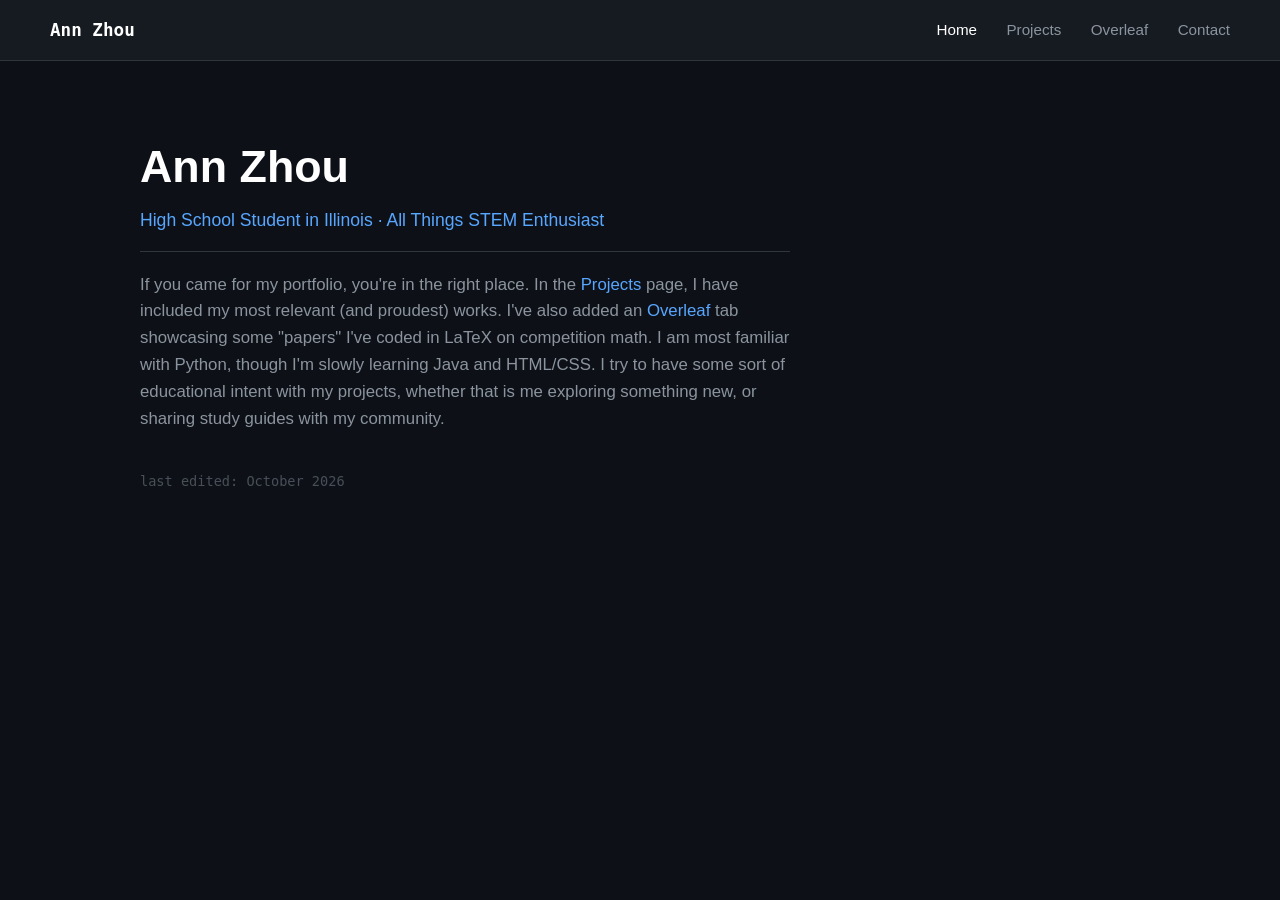
<file: index.html>
<!DOCTYPE html>
<html lang="en">
<head>
    <meta charset="UTF-8">
    <meta name="viewport" content="width=device-width, initial-scale=1.0">
    <title>Ann Zhou — Home</title>
    <link rel="stylesheet" href="style.css">
</head>
<body>

    <!-- NAVIGATION -->
    <nav class="navbar">
        <span class="logo">Ann Zhou</span>
        <div class="nav-links">
            <a href="index.html" class="active">Home</a>
            <a href="projects.html">Projects</a>
            <a href="overleaf.html">Overleaf</a>
            <a href="contact.html">Contact</a>
        </div>
    </nav>

    <!-- INTRO SECTION -->
    <main class="container">
        <section class="hero-box">
            <h1>Ann Zhou</h1>
            <p class="tagline">High School Student in Illinois · All Things STEM Enthusiast</p>
            <hr class="divider">
            <p class="bio-text">
                If you came for my portfolio, you're in the right place. In the <a href="projects.html">Projects</a> page, I have included my most relevant (and proudest) works. I've also added an <a href="overleaf.html">Overleaf</a> tab showcasing some "papers" I've coded in LaTeX on competition math. I am most familiar with Python, though I'm slowly learning Java and HTML/CSS. I try to have some sort of educational intent with my projects, whether that is me exploring something new, or sharing study guides with my community.
            </p>
            <p class="last-edited">last edited: October 2026</p>
        </section>
    </main>

</body>
</html>
</file>
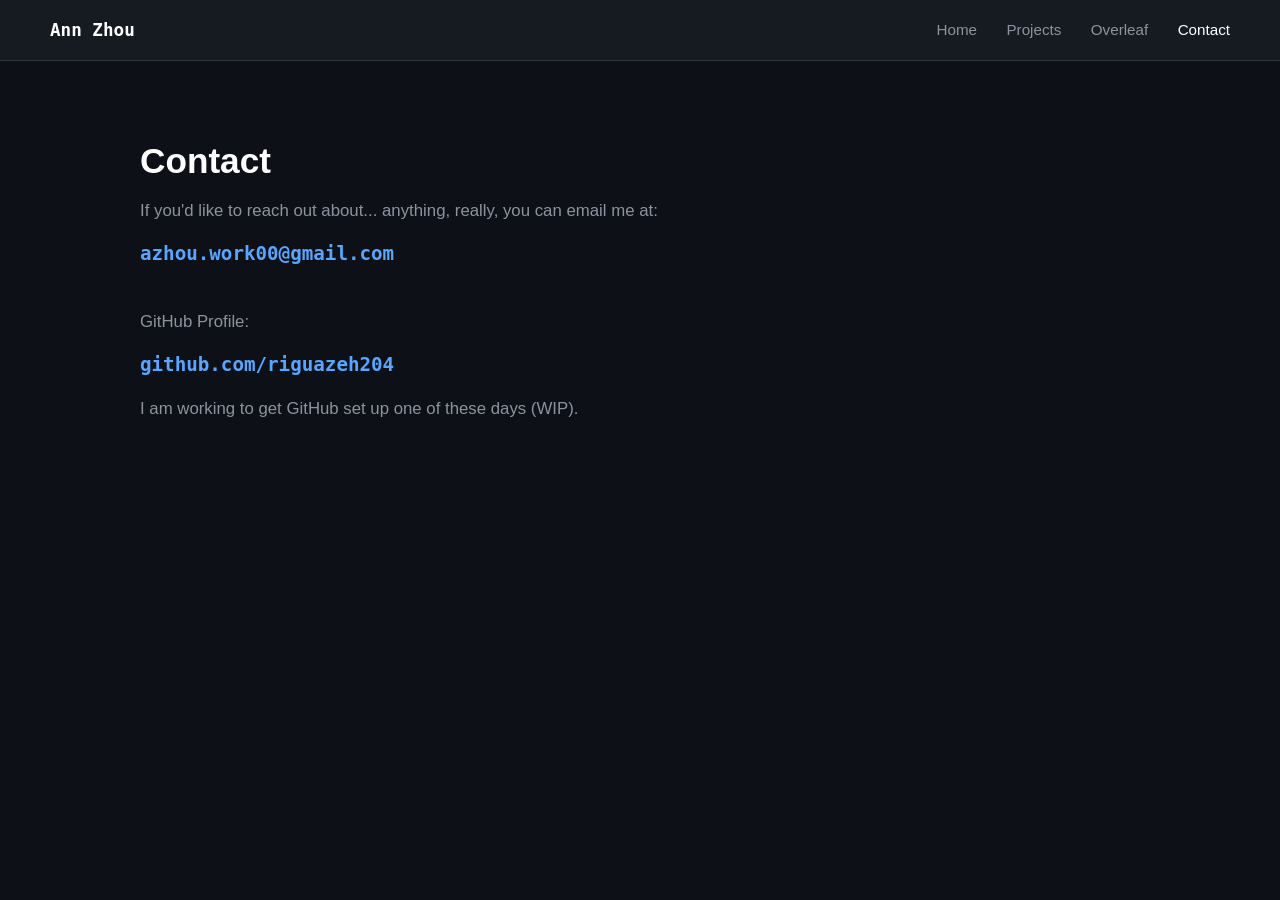
<file: contact.html>
<!DOCTYPE html>
<html lang="en">
<head>
    <meta charset="UTF-8">
    <meta name="viewport" content="width=device-width, initial-scale=1.0">
    <title>Ann Zhou — Contact</title>
    <link rel="stylesheet" href="style.css">
</head>
<body>

   <nav class="navbar">
    <span class="logo">Ann Zhou</span>
    <div class="nav-links">
        <a href="index.html">Home</a>
        <a href="projects.html">Projects</a>
        <a href="overleaf.html">Overleaf</a>
        <a href="contact.html" class="active">Contact</a>
    </div>
</nav>

    <!-- CONTACT CONTAINER -->
    <main class="container">
        <div class="contact-box">
            <h1>Contact</h1>
            <p>If you'd like to reach out about... anything, really, you can email me at:</p>
            <p class="email-display"><a href="mailto:anngilzhou@email.com">azhou.work00@gmail.com</a></p>
            
            <div class="github-section" style="margin-top: 40px;">
                <p>GitHub Profile:</p>
                <p class="email-display"><a href="https://github.com/riguazeh204" target="_blank">github.com/riguazeh204</a></p>
                <p class="wip-note">I am working to get GitHub set up one of these days (WIP).</p>
            </div>
        </div>
    </main>

</body>
</html>
</file>
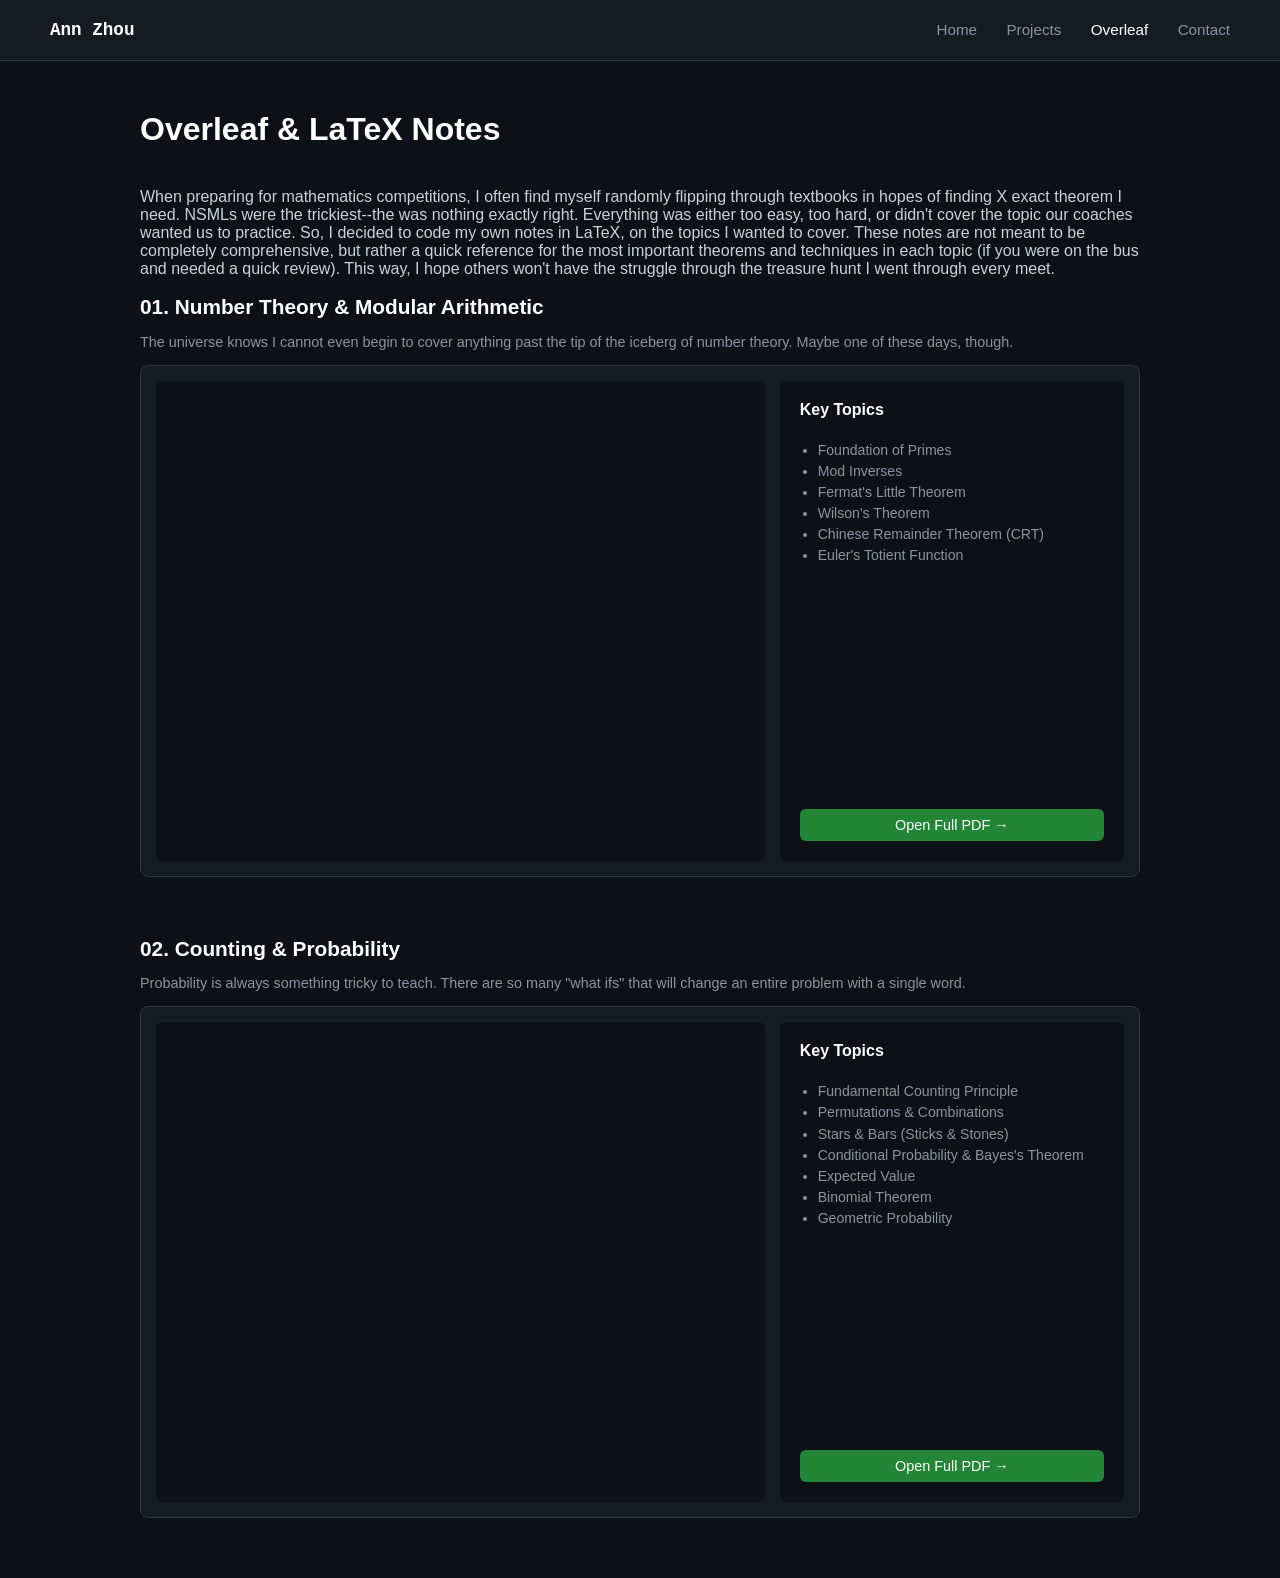
<file: overleaf.html>
<!DOCTYPE html>
<html lang="en">
<head>
    <meta charset="UTF-8">
    <meta name="viewport" content="width=device-width, initial-scale=1.0">
    <title>Ann Zhou — Overleaf Notes</title>
    <link rel="stylesheet" href="style.css">
</head>
<body>

    <!-- NAVIGATION -->
    <nav class="navbar">
        <span class="logo">Ann Zhou</span>
        <div class="nav-links">
            <a href="index.html">Home</a>
            <a href="projects.html">Projects</a>
            <a href="overleaf.html" class="active">Overleaf</a>
            <a href="contact.html">Contact</a>
        </div>
    </nav>

    <!-- MAIN CONTENT SECTION -->
    <main class="container">
        <section class="projects-section">
            <h1 class="page-title">Overleaf & LaTeX Notes</h1>
            <p class="section-subtitle">
                When preparing for mathematics competitions, I often find myself randomly flipping through textbooks in hopes of finding X exact theorem I need. NSMLs were the trickiest--the was nothing exactly right. Everything was either too easy, too hard, or didn't cover the topic our coaches wanted us to practice. So, I decided to code my own notes in LaTeX, on the topics I wanted to cover. These notes are not meant to be completely comprehensive, but rather a quick reference for the most important theorems and techniques in each topic (if you were on the bus and needed a quick review). This way, I hope others won't have the struggle through the treasure hunt I went through every meet. 
            </p>

            <!-- NOTE ITEM 01: NUMBER THEORY -->
            <div class="project-card">
                <h2>01. Number Theory & Modular Arithmetic</h2>
                <p class="project-desc">
                    The universe knows I cannot even begin to cover anything past the tip of the iceberg of number theory. Maybe one of these days, though. 
                </p>

                <!-- Split View: 2/3 PDF on Left, 1/3 Blurb on Right -->
                <div class="split-view overleaf-split">
                    <!-- Left 2/3 PDF Viewer -->
                    <div class="pdf-box">
                        <iframe 
                            src="numbertheory.pdf" 
                            width="100%" 
                            height="100%">
                        </iframe>
                    </div>

                    <!-- Right 1/3 Text & Details Box -->
                    <div class="info-box">
                        <div>
                            <h4>Key Topics</h4>
                            <ul>
                                <li>Foundation of Primes</li>
                                <li>Mod Inverses</li>
                                <li>Fermat's Little Theorem</li>
                                <li>Wilson's Theorem</li>
                                <li>Chinese Remainder Theorem (CRT)</li>
                                <li>Euler's Totient Function</li>
                            </ul>
                        </div>
                        <a href="numbertheory.pdf" target="_blank" class="github-btn">
                            Open Full PDF →
                        </a>
                    </div>
                </div>
            </div>

            <!-- NOTE ITEM 02: COUNTING & PROBABILITY -->
            <div class="project-card">
                <h2>02. Counting & Probability</h2>
                <p class="project-desc">
                    Probability is always something tricky to teach. There are so many "what ifs" that will change an entire problem with a single word. 
                </p>

                <!-- Split View: 2/3 PDF on Left, 1/3 Blurb on Right -->
                <div class="split-view overleaf-split">
                    <!-- Left 2/3 PDF Viewer -->
                    <div class="pdf-box">
                        <iframe 
                            src="probability.pdf" 
                            width="100%" 
                            height="100%">
                        </iframe>
                    </div>

                    <!-- Right 1/3 Text & Details Box -->
                    <div class="info-box">
                        <div>
                            <h4>Key Topics</h4>
                            <ul>
                                <li>Fundamental Counting Principle</li>
                                <li>Permutations & Combinations</li>
                                <li>Stars & Bars (Sticks & Stones)</li>
                                <li>Conditional Probability & Bayes's Theorem</li>
                                <li>Expected Value</li>
                                <li>Binomial Theorem</li>
                                <li>Geometric Probability</li>
                            </ul>
                        </div>
                        <a href="probability.pdf" target="_blank" class="github-btn">
                            Open Full PDF →
                        </a>
                    </div>
                </div>
            </div>

        </section>
    </main>

</body>
</html>
</file>
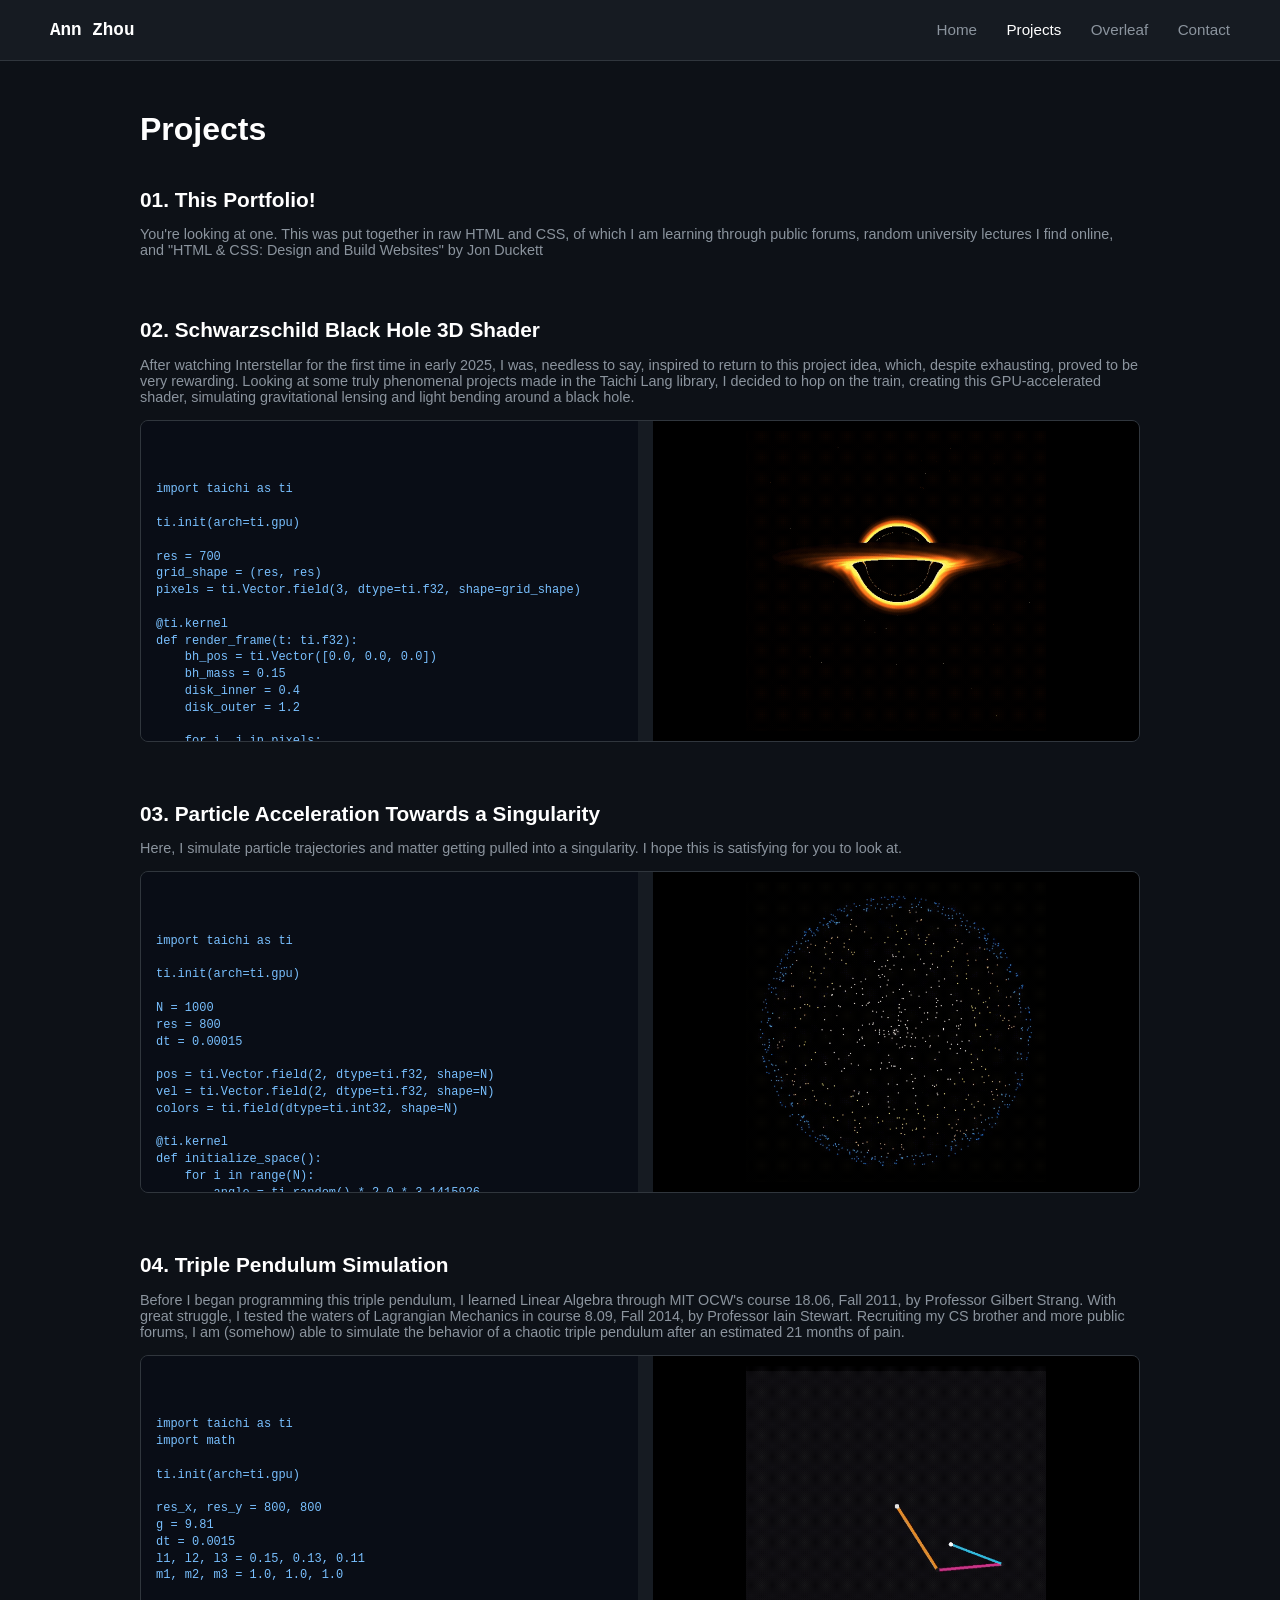
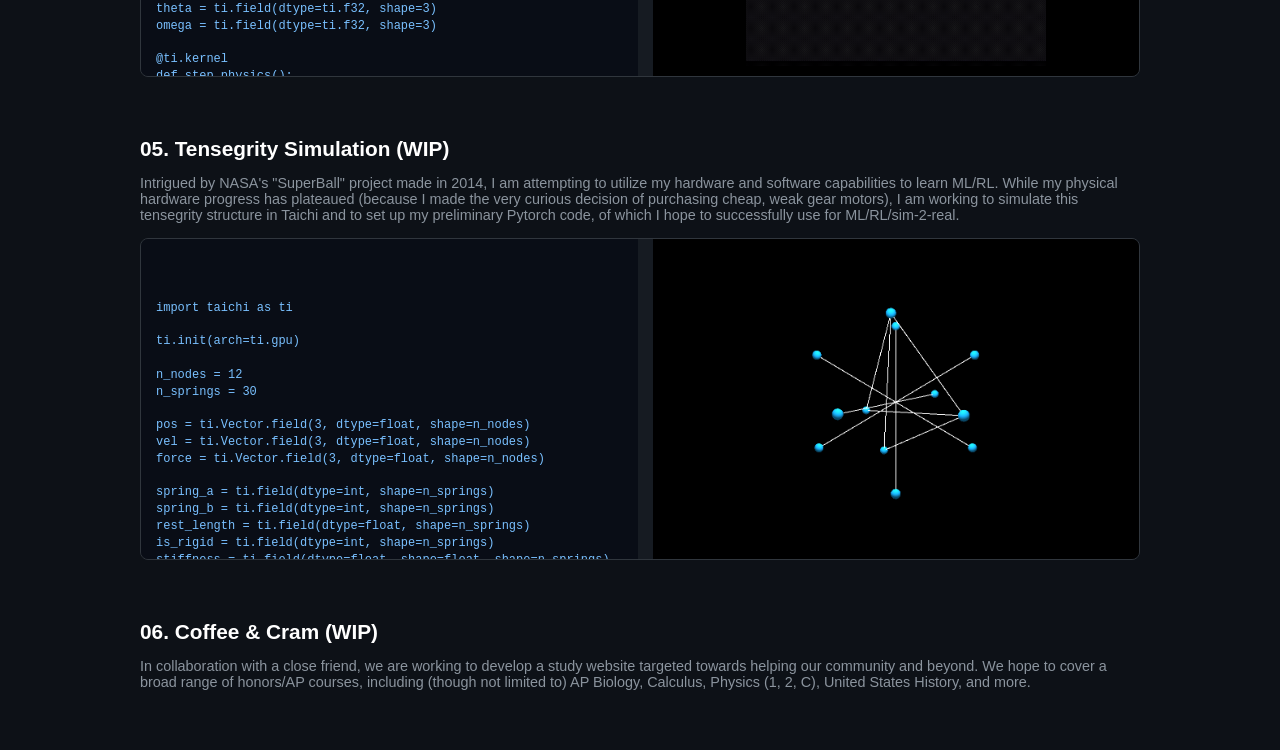
<file: projects.html>
<!DOCTYPE html>
<html lang="en">
<head>
    <meta charset="UTF-8">
    <meta name="viewport" content="width=device-width, initial-scale=1.0">
    <title>Ann Zhou — Projects</title>
    <link rel="stylesheet" href="style.css">
</head>
<body>

    <nav class="navbar">
        <span class="logo">Ann Zhou</span>
        <div class="nav-links">
            <a href="index.html">Home</a>
            <a href="projects.html" class="active">Projects</a>
            <a href="overleaf.html">Overleaf</a>
            <a href="contact.html">Contact</a>
        </div>
    </nav>

    <main class="container">
        <h1 class="page-title">Projects</h1>

        <div class="project-card">
            <h2>01. This Portfolio!</h2>
            <p class="project-desc">You're looking at one. This was put together in raw HTML and CSS, of which I am learning through public forums, random university lectures I find online, and "HTML & CSS: Design and Build Websites" by Jon Duckett</p>
        </div>

        <div class="project-card">
            <h2>02. Schwarzschild Black Hole 3D Shader</h2>
            <p class="project-desc">After watching Interstellar for the first time in early 2025, I was, needless to say, inspired to return to this project idea, which, despite exhausting, proved to be very rewarding. Looking at some truly phenomenal projects made in the Taichi Lang library, I decided to hop on the train, creating this GPU-accelerated shader, simulating gravitational lensing and light bending around a black hole.</p>
            
            <div class="split-view">
                <div class="code-box">
                    <pre><code>import taichi as ti

ti.init(arch=ti.gpu)

res = 700
grid_shape = (res, res)
pixels = ti.Vector.field(3, dtype=ti.f32, shape=grid_shape)

@ti.kernel
def render_frame(t: ti.f32):
    bh_pos = ti.Vector([0.0, 0.0, 0.0]) 
    bh_mass = 0.15                     
    disk_inner = 0.4                   
    disk_outer = 1.2                   

    for i, j in pixels:
        uv_x = (float(i) - res / 2.0) / (res / 2.0)
        uv_y = (float(j) - res / 2.0) / (res / 2.0)
        
        ray_pos = ti.Vector([0.0, 0.4 * ti.sin(t * 0.2), -2.2]) 
        ray_dir = ti.Vector([uv_x, uv_y, 1.0]).normalized()
        
        color = ti.Vector([0.0, 0.0, 0.0])
        hit_disk = False
        
        step_size = 0.03
        for step in range(120):
            if hit_disk:
                break
                
            diff = bh_pos - ray_pos
            dist = diff.norm()
            
            if dist < 0.12:
                color = ti.Vector([0.0, 0.0, 0.0])
                break
                
            gravity_pull = (bh_mass / (dist * dist * dist)) * diff
            ray_dir = (ray_dir + gravity_pull * step_size).normalized()
            
            prev_y = ray_pos.y
            ray_pos += ray_dir * step_size
            
            if (prev_y > 0.0 and ray_pos.y <= 0.0) or (prev_y < 0.0 and ray_pos.y >= 0.0):
                weight = abs(prev_y) / (abs(prev_y) + abs(ray_pos.y))
                intersect_pos = ray_pos - ray_dir * step_size * (1.0 - weight)
                
                disk_plane_pos = ti.Vector([intersect_pos.x, intersect_pos.z])
                r_dist = disk_plane_pos.norm()
                
                if disk_inner < r_dist < disk_outer:
                    hit_disk = True
                    falloff = (r_dist - disk_inner) / (disk_outer - disk_inner)
                    intensity = ti.exp(-falloff * 2.5) * (1.0 / (r_dist * r_dist))
                    angle = ti.atan2(intersect_pos.z, intersect_pos.x)
                    noise = ti.sin(angle * 12.0 + r_dist * 30.0 - t * 4.0) * 0.15 + 0.85
                    color = ti.Vector([intensity * 1.0 * noise, intensity * 0.4 * noise, intensity * 0.1])

        if not hit_disk and color.norm() == 0.0:
            star_noise = ti.sin(ray_dir.x * 400.0) * ti.sin(ray_dir.y * 400.0) * ti.sin(ray_dir.z * 400.0)
            if star_noise > 0.992:
                color = ti.Vector([0.9, 0.9, 1.0]) * ((star_noise - 0.992) / 0.008)
                
        pixels[i, j] = color</code></pre>
                </div>
                <div class="sim-box">
                    <img src="blackhole.gif" alt="Black Hole 3D Simulation" class="sim-media" />
                </div>
            </div>
        </div>

        <div class="project-card">
            <h2>03. Particle Acceleration Towards a Singularity</h2>
            <p class="project-desc">Here, I simulate particle trajectories and matter getting pulled into a singularity. I hope this is satisfying for you to look at.</p>
            
            <div class="split-view">
                <div class="code-box">
                    <pre><code>import taichi as ti

ti.init(arch=ti.gpu)

N = 1000        
res = 800         
dt = 0.00015        

pos = ti.Vector.field(2, dtype=ti.f32, shape=N)
vel = ti.Vector.field(2, dtype=ti.f32, shape=N)
colors = ti.field(dtype=ti.int32, shape=N)      

@ti.kernel
def initialize_space():
    for i in range(N):
        angle = ti.random() * 2.0 * 3.1415926
        radius = 0.2 + ti.random() * 0.35  
        pos[i] = ti.Vector([0.5 + radius * ti.cos(angle), 0.5 + radius * ti.sin(angle)])
        vel[i] = ti.Vector([-ti.sin(angle), ti.cos(angle)]) * 12.0

@ti.kernel
def update_physics():
    bh_pos = ti.Vector([0.5, 0.5])     
    bh_mass = 450.0                    
    event_horizon = 0.015             

    for i in range(N):
        diff = bh_pos - pos[i]
        dist = diff.norm()
        
        if dist < event_horizon:
            angle = ti.random() * 2.0 * 3.1415926
            pos[i] = ti.Vector([0.5 + 0.45 * ti.cos(angle), 0.5 + 0.45 * ti.sin(angle)])
            vel[i] = ti.Vector([-ti.sin(angle), ti.cos(angle)]) * 10.0
        else:
            dir_inward = diff / dist
            gravity_pull = (bh_mass / (dist * dist + 0.005)) * dir_inward
            dir_spin = ti.Vector([-dir_inward[1], dir_inward[0]])
            spin_pull = (bh_mass * 0.4 / dist) * dir_spin
            vel[i] += (gravity_pull + spin_pull) * dt
            
        vel[i] *= 0.997
        pos[i] += vel[i] * dt</code></pre>
                </div>
                <div class="sim-box">
                    <img src="particleacceleration.gif" alt="Particle Acceleration Simulation" class="sim-media" />
                </div>
            </div>
        </div>

        <div class="project-card">
            <h2>04. Triple Pendulum Simulation</h2>
            <p class="project-desc">Before I began programming this triple pendulum, I learned Linear Algebra through MIT OCW's course 18.06, Fall 2011, by Professor Gilbert Strang. With great struggle, I tested the waters of Lagrangian Mechanics in course 8.09, Fall 2014, by Professor Iain Stewart. Recruiting my CS brother and more public forums, I am (somehow) able to simulate the behavior of a chaotic triple pendulum after an estimated 21 months of pain.</p>
            
            <div class="split-view">
                <div class="code-box">
                    <pre><code>import taichi as ti
import math

ti.init(arch=ti.gpu)

res_x, res_y = 800, 800
g = 9.81
dt = 0.0015  
l1, l2, l3 = 0.15, 0.13, 0.11    
m1, m2, m3 = 1.0, 1.0, 1.0        

theta = ti.field(dtype=ti.f32, shape=3)
omega = ti.field(dtype=ti.f32, shape=3)

@ti.kernel
def step_physics():
    t1, t2, t3 = theta[0], theta[1], theta[2]
    w1, w2, w3 = omega[0], omega[1], omega[2]

    M11 = (m1 + m2 + m3) * l1
    M12 = (m2 + m3) * l2 * ti.cos(t1 - t2)
    M13 = m3 * l3 * ti.cos(t1 - t3)
    RHS1 = -(m2 + m3) * l2 * w2**2 * ti.sin(t1 - t2) - m3 * l3 * w3**2 * ti.sin(t1 - t3) - (m1 + m2 + m3) * g * ti.sin(t1)

    M21 = (m2 + m3) * l1 * ti.cos(t1 - t2)
    M22 = (m2 + m3) * l2
    M23 = m3 * l3 * ti.cos(t2 - t3)
    RHS2 = (m2 + m3) * l1 * w1**2 * ti.sin(t1 - t2) - m3 * l3 * w3**2 * ti.sin(t2 - t3) - (m2 + m3) * g * ti.sin(t2)

    det = M11*(M22*M33 - M23*M32) - M12*(M21*M33 - M23*M31) + M13*(M21*M32 - M22*M31)
    det1 = RHS1*(M22*M33 - M23*M32) - M12*(RHS2*M33 - M23*RHS3) + M13*(RHS2*M32 - M22*RHS3)

    alpha1 = det1 / det
    omega[0] += alpha1 * dt
    theta[0] += omega[0] * dt</code></pre>
                </div>
                <div class="sim-box">
                    <img src="triplependulum.gif" alt="Triple Pendulum Simulation" class="sim-media" />
                </div>
            </div>
        </div>

        <div class="project-card">
            <h2>05. Tensegrity Simulation (WIP)</h2>
            <p class="project-desc">Intrigued by NASA's "SuperBall" project made in 2014, I am attempting to utilize my hardware and software capabilities to learn ML/RL. While my physical hardware progress has plateaued (because I made the very curious decision of purchasing cheap, weak gear motors), I am working to simulate this tensegrity structure in Taichi and to set up my preliminary Pytorch code, of which I hope to successfully use for ML/RL/sim-2-real.</p>
            
            <div class="split-view">
                <div class="code-box">
                    <pre><code>import taichi as ti

ti.init(arch=ti.gpu)

n_nodes = 12
n_springs = 30

pos = ti.Vector.field(3, dtype=float, shape=n_nodes)
vel = ti.Vector.field(3, dtype=float, shape=n_nodes)
force = ti.Vector.field(3, dtype=float, shape=n_nodes)

spring_a = ti.field(dtype=int, shape=n_springs)
spring_b = ti.field(dtype=int, shape=n_springs)
rest_length = ti.field(dtype=float, shape=n_springs)
is_rigid = ti.field(dtype=int, shape=n_springs)
stiffness = ti.field(dtype=float, shape=float, shape=n_springs)

control_factor = ti.field(dtype=float, shape=())

@ti.kernel
def substep():
  for i in range(n_nodes):
    force[i] = [0.0, -9.8 * 0.002, 0.0]

  for i in range(n_springs):
    a = spring_a[i]
    b = spring_b[i]
    x_ab = pos[b] - pos[a]
    current_length = x_ab.norm()

    if current_length > 1e-5:
      dir_ab = x_ab / current_length
      if is_rigid[i] == 1:
        error = current_length - rest_length[i]
        correction = dir_ab * error * 3000.0
        force[a] += correction
        force[b] -= correction
      else:
        target_len = rest_length[i]
        if i < 12:
          target_len *= control_factor[None]
        delta_l = current_length - target_len
        f_vec = (stiffness[i] * delta_l) * dir_ab
        force[a] += f_vec
        force[b] -= f_vec</code></pre>
                </div>
                <div class="sim-box">
                    <img src="tensegrity.png" alt="Tensegrity Structure" class="sim-media" />
                </div>
            </div>
        </div>

        <div class="project-card">
            <h2>06. Coffee & Cram (WIP)</h2>
            <p class="project-desc">In collaboration with a close friend, we are working to develop a study website targeted towards helping our community and beyond. We hope to cover a broad range of honors/AP courses, including (though not limited to) AP Biology, Calculus, Physics (1, 2, C), United States History, and more.</p>
        </div>

    </main>

</body>
</html>
</file>
<file: style.css>
body {
    background-color: #0d1117;
    color: #c9d1d9;
    font-family: -apple-system, BlinkMacSystemFont, "Segoe UI", Roboto, sans-serif;
    margin: 0;
    padding: 0;
}

/* Navbar */
.navbar {
    display: flex;
    justify-content: space-between;
    align-items: center;
    padding: 20px 50px;
    background: #161b22;
    border-bottom: 1px solid #30363d;
}

.logo {
    font-weight: bold;
    color: #ffffff;
    font-size: 1.1rem;
    font-family: monospace;
}

.nav-links a {
    color: #8b949e;
    text-decoration: none;
    margin-left: 25px;
    font-size: 0.95rem;
    transition: 0.2s;
}

.nav-links a:hover, .nav-links a.active {
    color: #ffffff;
}

/* Layout Container */
.container {
    max-width: 1000px;
    margin: 50px auto;
    padding: 0 20px;
}

/* Home / Intro Hero */
.hero-box {
    max-width: 650px;
    margin-top: 80px;
}

.hero-box h1 {
    font-size: 2.8rem;
    color: #ffffff;
    margin-bottom: 5px;
}

.tagline {
    color: #58a6ff;
    font-size: 1.1rem;
    margin-bottom: 20px;
}

.divider {
    border: none;
    border-top: 1px solid #30363d;
    margin: 20px 0;
}

.bio-text {
    color: #8b949e;
    font-size: 1.05rem;
    line-height: 1.6;
}

.bio-text a {
    color: #58a6ff;
    text-decoration: none;
}

/* Projects Page Layout (Preserved Original) */
.page-title {
    font-size: 2rem;
    color: #ffffff;
    margin-bottom: 40px;
}

.project-card {
    margin-bottom: 60px;
}

.project-card h2 {
    font-size: 1.3rem;
    color: #ffffff;
    margin-bottom: 5px;
}

.project-desc {
    color: #8b949e;
    font-size: 0.9rem;
    margin-bottom: 15px;
}

.split-view {
    display: flex;
    gap: 15px;
    background: #161b22;
    border: 1px solid #30363d;
    border-radius: 8px;
    overflow: hidden;
    height: 320px;
}

.code-box {
    flex: 1;
    background: #090d16;
    padding: 15px;
    overflow-y: scroll;
    font-family: "Courier New", Courier, monospace;
    font-size: 0.75rem;
    color: #79c0ff;
    line-height: 1.4;
    white-space: pre-wrap;
}

.sim-box {
    flex: 1;
    display: flex;
    align-items: center;
    justify-content: center;
    background: #000000;
    padding: 10px;
}

.sim-box img {
    max-width: 100%;
    max-height: 100%;
    object-fit: contain;
}

.placeholder-text {
    color: #58a6ff;
    font-style: italic;
    font-family: monospace;
    font-size: 0.9rem;
    text-align: center;
}

/* ==========================================
   OVERLEAF PAGE LAYOUT (2/3 PDF + 1/3 Blurb)
   ========================================== */
.overleaf-split {
    height: 480px; /* Taller to fit document view comfortably */
    padding: 15px;
}

.pdf-box {
    flex: 2; /* Takes up 2/3 of the split view */
    height: 100%;
    background: #0d1117;
    border-radius: 6px;
    overflow: hidden;
}

.pdf-box iframe {
    border: none;
    width: 100%;
    height: 100%;
}

.info-box {
    flex: 1; /* Takes up 1/3 of the split view */
    height: 100%;
    background: #0d1117;
    border-radius: 6px;
    padding: 20px;
    display: flex;
    flex-direction: column;
    justify-content: space-between;
    box-sizing: border-box;
}

.info-box h4 {
    margin-top: 0;
    color: #ffffff;
    font-size: 1rem;
}

.info-box ul {
    padding-left: 18px;
    color: #8b949e;
    font-size: 0.88rem;
    line-height: 1.5;
}

.github-btn {
    display: inline-block;
    background: #238636;
    color: #ffffff;
    padding: 8px 12px;
    text-align: center;
    text-decoration: none;
    border-radius: 6px;
    font-size: 0.9rem;
    font-weight: 500;
    transition: background 0.2s;
}

.github-btn:hover {
    background: #2ea043;
}

/* Contact Page */
.contact-box {
    max-width: 600px;
    margin-top: 80px;
}

.contact-box h1 {
    font-size: 2.2rem;
    color: #ffffff;
    margin-bottom: 15px;
}

.contact-box p {
    color: #8b949e;
    font-size: 1.05rem;
    line-height: 1.5;
}

.email-display a {
    color: #58a6ff;
    font-size: 1.2rem;
    font-weight: bold;
    text-decoration: none;
    font-family: monospace;
}

/* Last Edited Timestamp */
.last-edited {
    margin-top: 40px;
    color: #484f58;
    font-size: 0.85rem;
    font-family: monospace;
}
</file>
